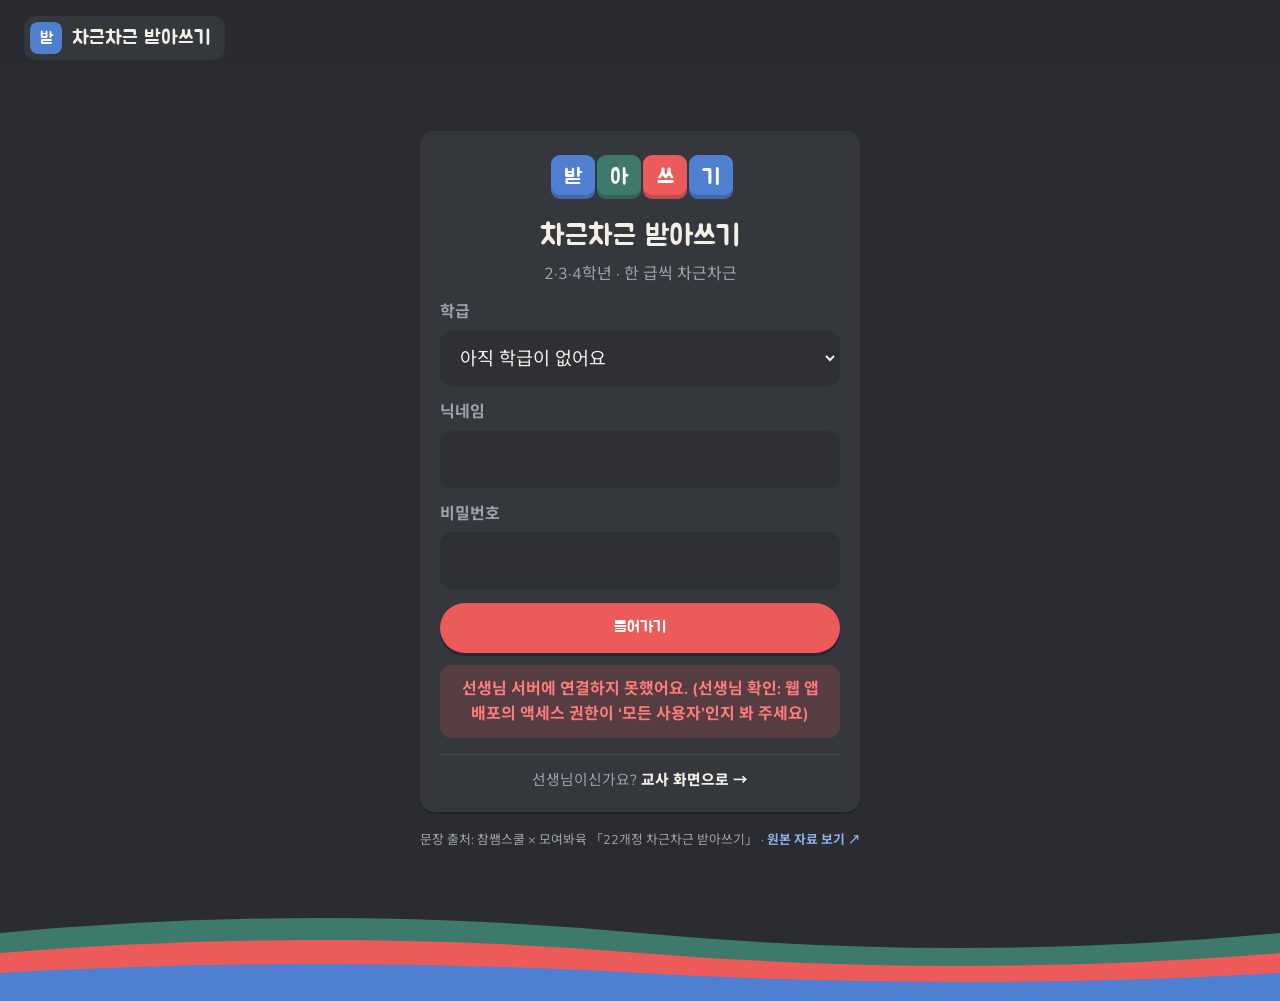
<file: index.html>
<!doctype html>
<html lang="ko">
<head>
<meta charset="utf-8">
<meta name="viewport" content="width=device-width, initial-scale=1, viewport-fit=cover">
<meta name="theme-color" content="#2a2c30">
<title>차근차근 받아쓰기</title>
<link rel="preconnect" href="https://fonts.googleapis.com">
<link rel="preconnect" href="https://fonts.gstatic.com" crossorigin>
<link href="https://fonts.googleapis.com/css2?family=Jua&family=Nunito:wght@600;700;800&family=Noto+Sans+KR:wght@400;700;800&display=swap" rel="stylesheet">
<script>document.write('<link rel="stylesheet" href="css/style.css?v=' + Date.now() + '">');</script>
</head>
<body>
<header class="topbar">
  <div class="brand" id="brand"><span class="seal">받</span><span class="txt">차근차근 받아쓰기</span></div>
  <div class="spacer"></div>
  <div class="me" id="me"></div>
</header>
<div class="waves" aria-hidden="true"><svg class="w1" viewBox="0 0 2400 120" preserveAspectRatio="none" aria-hidden="true"><path fill="#3d7a6b" d="M0 52 Q 300 22 600 52 T 1200 52 Q 1500 22 1800 52 T 2400 52 V120 H0 Z"/></svg><svg class="w2" viewBox="0 0 2400 120" preserveAspectRatio="none" aria-hidden="true"><path fill="#ec5a5a" d="M0 72 Q 300 46 600 72 T 1200 72 Q 1500 46 1800 72 T 2400 72 V120 H0 Z"/></svg><svg class="w3" viewBox="0 0 2400 120" preserveAspectRatio="none" aria-hidden="true"><path fill="#4e7fd1" d="M0 92 Q 300 74 600 92 T 1200 92 Q 1500 74 1800 92 T 2400 92 V120 H0 Z"/></svg></div>
<main id="main"><div class="spinner"></div></main>
<script>
  // 항상 최신 파일을 불러오도록 주소 뒤에 시각을 붙여요 (브라우저에 남은 예전 파일 방지)
  (function () { var v = Date.now(); ["config.js", "data/index.js", "js/data.js", "js/hangul.js", "js/api.js", "js/student.js"].forEach(function (f) { document.write('<script src="' + f + '?v=' + v + '"><\/script>'); }); })();
</script>
</body>
</html>
</file>
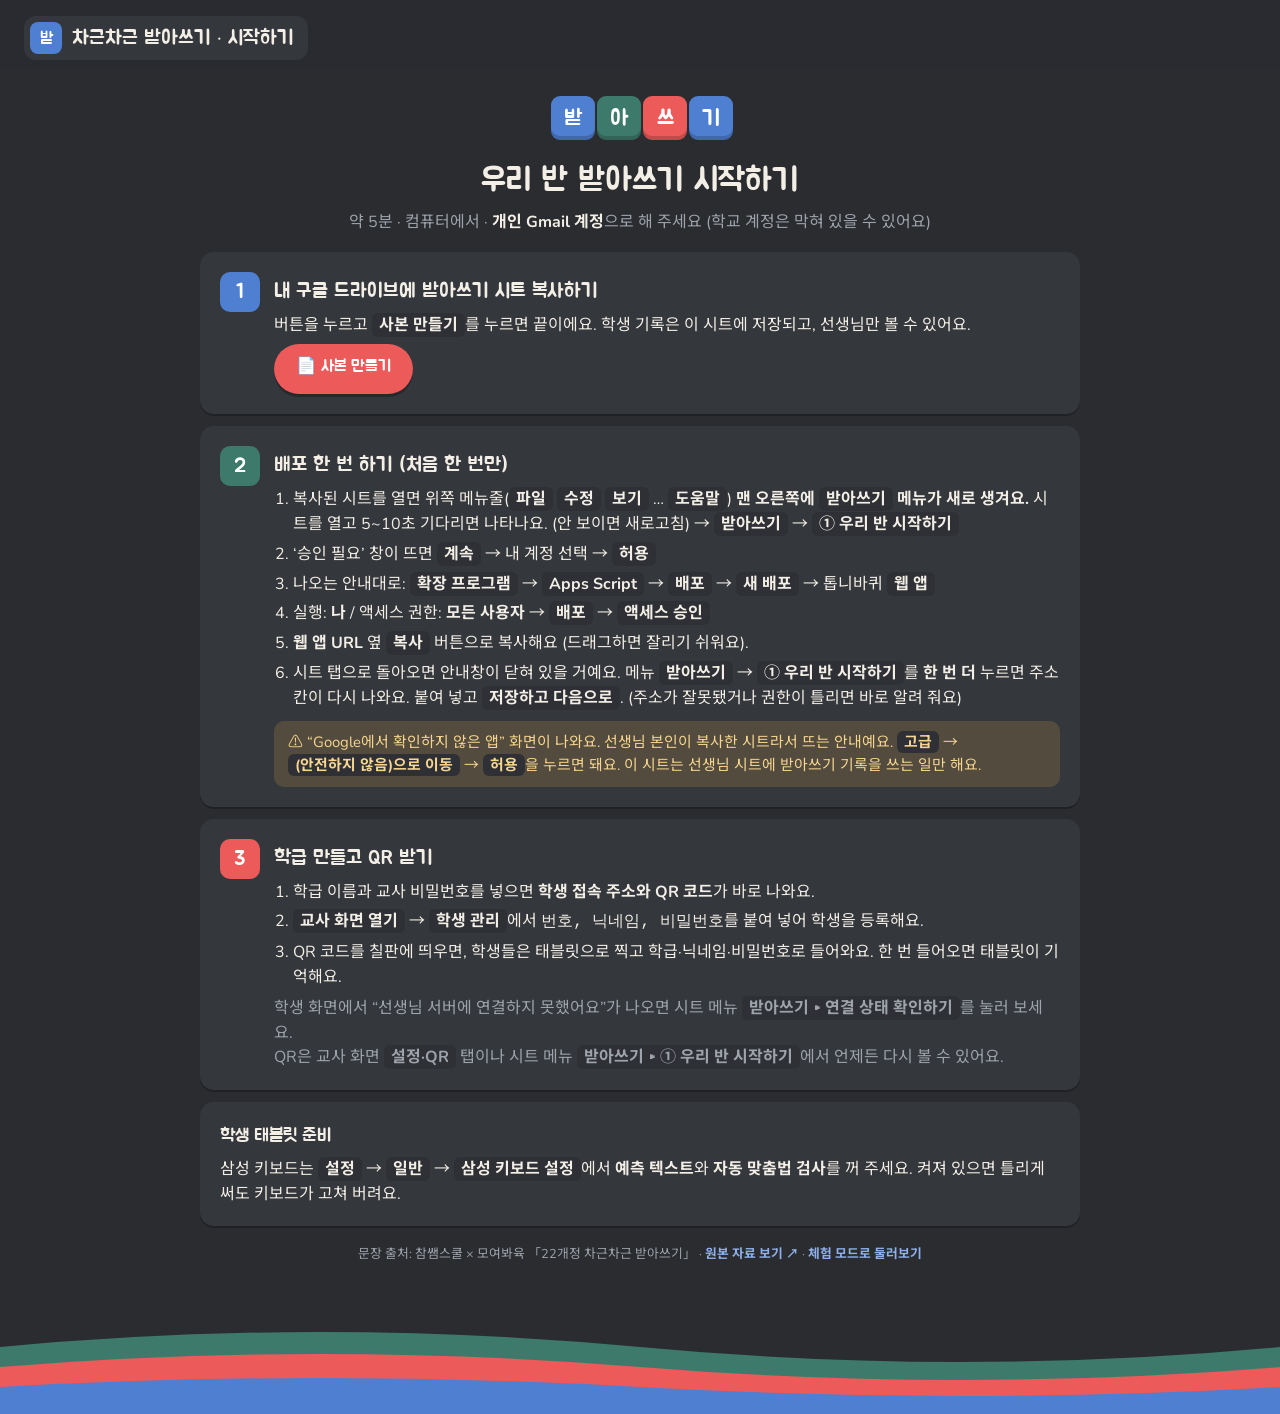
<file: start.html>
<!doctype html>
<html lang="ko">
<head>
<meta charset="utf-8">
<meta name="viewport" content="width=device-width, initial-scale=1">
<meta name="theme-color" content="#2a2c30">
<title>받아쓰기 시작하기</title>
<link rel="preconnect" href="https://fonts.googleapis.com">
<link rel="preconnect" href="https://fonts.gstatic.com" crossorigin>
<link href="https://fonts.googleapis.com/css2?family=Jua&family=Nunito:wght@600;700;800&family=Noto+Sans+KR:wght@400;700;800&display=swap" rel="stylesheet">
<script>document.write('<link rel="stylesheet" href="css/style.css?v=' + Date.now() + '">');</script>
<style>
  .stp{display:flex;gap:14px;align-items:flex-start}
  .stp .n{flex:none;width:40px;height:40px;border-radius:10px;display:grid;place-items:center;font-family:"Jua",sans-serif;font-size:1.3rem;color:#fff}
  .stp h2{margin:4px 0 6px;font-size:1.25rem}
  .stp ol{margin:6px 0;padding-left:1.2em} .stp li{margin:5px 0}
  .k{background:var(--cell);border-radius:6px;padding:1px 7px;font-weight:700;white-space:nowrap}
  .note{background:var(--warn-soft);color:#f6d58f;border-radius:10px;padding:10px 14px;margin-top:10px;font-size:.93rem}
  .bigbtn{display:inline-block;text-decoration:none;margin-top:6px}
</style>
</head>
<body>
<header class="topbar"><div class="brand"><span class="seal">받</span><span class="txt">차근차근 받아쓰기 · 시작하기</span></div></header>
<div class="waves" aria-hidden="true"><svg class="w1" viewBox="0 0 2400 120" preserveAspectRatio="none"><path fill="#3d7a6b" d="M0 52 Q 300 22 600 52 T 1200 52 Q 1500 22 1800 52 T 2400 52 V120 H0 Z"/></svg><svg class="w2" viewBox="0 0 2400 120" preserveAspectRatio="none"><path fill="#ec5a5a" d="M0 72 Q 300 46 600 72 T 1200 72 Q 1500 46 1800 72 T 2400 72 V120 H0 Z"/></svg><svg class="w3" viewBox="0 0 2400 120" preserveAspectRatio="none"><path fill="#4e7fd1" d="M0 92 Q 300 74 600 92 T 1200 92 Q 1500 74 1800 92 T 2400 92 V120 H0 Z"/></svg></div>
<main>
  <div class="stage">
    <div class="logo-tiles" style="grid-template-columns:repeat(4,40px);margin-top:10px"><i style="background:var(--blue)">받</i><i style="background:var(--green)">아</i><i style="background:var(--red)">쓰</i><i style="background:var(--blue)">기</i></div>
    <h1 style="text-align:center;margin:0">우리 반 받아쓰기 시작하기</h1>
    <p class="muted" style="text-align:center;margin:4px 0 18px">약 5분 · 컴퓨터에서 · <b style="color:var(--ink)">개인 Gmail 계정</b>으로 해 주세요 (학교 계정은 막혀 있을 수 있어요)</p>

    <div class="card stp">
      <span class="n" style="background:var(--blue)">1</span>
      <div style="flex:1">
        <h2>내 구글 드라이브에 받아쓰기 시트 복사하기</h2>
        <p style="margin:0">버튼을 누르고 <span class="k">사본 만들기</span>를 누르면 끝이에요. 학생 기록은 이 시트에 저장되고, 선생님만 볼 수 있어요.</p>
        <a class="btn bigbtn" id="copyBtn" href="#" target="_blank" rel="noopener">📄 사본 만들기</a>
        <div id="noTpl" class="note hidden">아직 원본 시트 주소가 등록되지 않았어요. 앱을 나눠 준 선생님께 알려 주세요.</div>
      </div>
    </div>

    <div class="card stp" style="margin-top:12px">
      <span class="n" style="background:var(--green)">2</span>
      <div style="flex:1">
        <h2>배포 한 번 하기 (처음 한 번만)</h2>
        <ol>
          <li>복사된 시트를 열면 위쪽 메뉴줄(<span class="k">파일</span> <span class="k">수정</span> <span class="k">보기</span> … <span class="k">도움말</span>) <b>맨 오른쪽에 <span class="k">받아쓰기</span> 메뉴가 새로 생겨요.</b> 시트를 열고 5~10초 기다리면 나타나요. (안 보이면 새로고침) → <span class="k">받아쓰기</span> → <span class="k">① 우리 반 시작하기</span></li>
          <li>‘승인 필요’ 창이 뜨면 <span class="k">계속</span> → 내 계정 선택 → <span class="k">허용</span></li>
          <li>나오는 안내대로: <span class="k">확장 프로그램</span> → <span class="k">Apps Script</span> → <span class="k">배포</span> → <span class="k">새 배포</span> → 톱니바퀴 <span class="k">웹 앱</span></li>
          <li>실행: <b>나</b> / 액세스 권한: <b>모든 사용자</b> → <span class="k">배포</span> → <span class="k">액세스 승인</span></li>
          <li><b>웹 앱 URL</b> 옆 <span class="k">복사</span> 버튼으로 복사해요 (드래그하면 잘리기 쉬워요).</li>
          <li>시트 탭으로 돌아오면 안내창이 닫혀 있을 거예요. 메뉴 <span class="k">받아쓰기</span> → <span class="k">① 우리 반 시작하기</span>를 <b>한 번 더</b> 누르면 주소 칸이 다시 나와요. 붙여 넣고 <span class="k">저장하고 다음으로</span>. (주소가 잘못됐거나 권한이 틀리면 바로 알려 줘요)</li>
        </ol>
        <div class="note">⚠️ “Google에서 확인하지 않은 앱” 화면이 나와요. 선생님 본인이 복사한 시트라서 뜨는 안내예요. <span class="k">고급</span> → <span class="k">(안전하지 않음)으로 이동</span> → <span class="k">허용</span>을 누르면 돼요. 이 시트는 선생님 시트에 받아쓰기 기록을 쓰는 일만 해요.</div>
      </div>
    </div>

    <div class="card stp" style="margin-top:12px">
      <span class="n" style="background:var(--red)">3</span>
      <div style="flex:1">
        <h2>학급 만들고 QR 받기</h2>
        <ol>
          <li>학급 이름과 교사 비밀번호를 넣으면 <b>학생 접속 주소와 QR 코드</b>가 바로 나와요.</li>
          <li><span class="k">교사 화면 열기</span> → <span class="k">학생 관리</span>에서 <code>번호, 닉네임, 비밀번호</code>를 붙여 넣어 학생을 등록해요.</li>
          <li>QR 코드를 칠판에 띄우면, 학생들은 태블릿으로 찍고 학급·닉네임·비밀번호로 들어와요. 한 번 들어오면 태블릿이 기억해요.</li>
        </ol>
        <p class="muted" style="margin:6px 0 0">학생 화면에서 “선생님 서버에 연결하지 못했어요”가 나오면 시트 메뉴 <span class="k">받아쓰기 ▸ 연결 상태 확인하기</span>를 눌러 보세요.<br>QR은 교사 화면 <span class="k">설정·QR</span> 탭이나 시트 메뉴 <span class="k">받아쓰기 ▸ ① 우리 반 시작하기</span>에서 언제든 다시 볼 수 있어요.</p>
      </div>
    </div>

    <div class="card" style="margin-top:12px">
      <h2 style="margin:0 0 6px;font-size:1.15rem">학생 태블릿 준비</h2>
      <p style="margin:0">삼성 키보드는 <span class="k">설정</span> → <span class="k">일반</span> → <span class="k">삼성 키보드 설정</span>에서 <b>예측 텍스트</b>와 <b>자동 맞춤법 검사</b>를 꺼 주세요. 켜져 있으면 틀리게 써도 키보드가 고쳐 버려요.</p>
    </div>
    <div class="credit">문장 출처: 참쌤스쿨 × 모여봐육 「22개정 차근차근 받아쓰기」 · <a href="https://chamssaem.com/516657" target="_blank" rel="noopener">원본 자료 보기 ↗</a> · <a href="./?demo">체험 모드로 둘러보기</a></div>
  </div>
</main>
<script>document.write('<script src="config.js?v=' + Date.now() + '"><\/script>');</script>
<script>
  (function () {
    var url = '';
    try { url = (typeof TEMPLATE_URL === 'string') ? TEMPLATE_URL.trim() : ''; } catch (e) {}
    var b = document.getElementById('copyBtn');
    if (/^https:\/\/docs\.google\.com\/spreadsheets\/d\/[\w-]+\/copy/.test(url)) b.href = url;
    else { b.classList.add('hidden'); document.getElementById('noTpl').classList.remove('hidden'); }
  })();
</script>
</body>
</html>
</file>
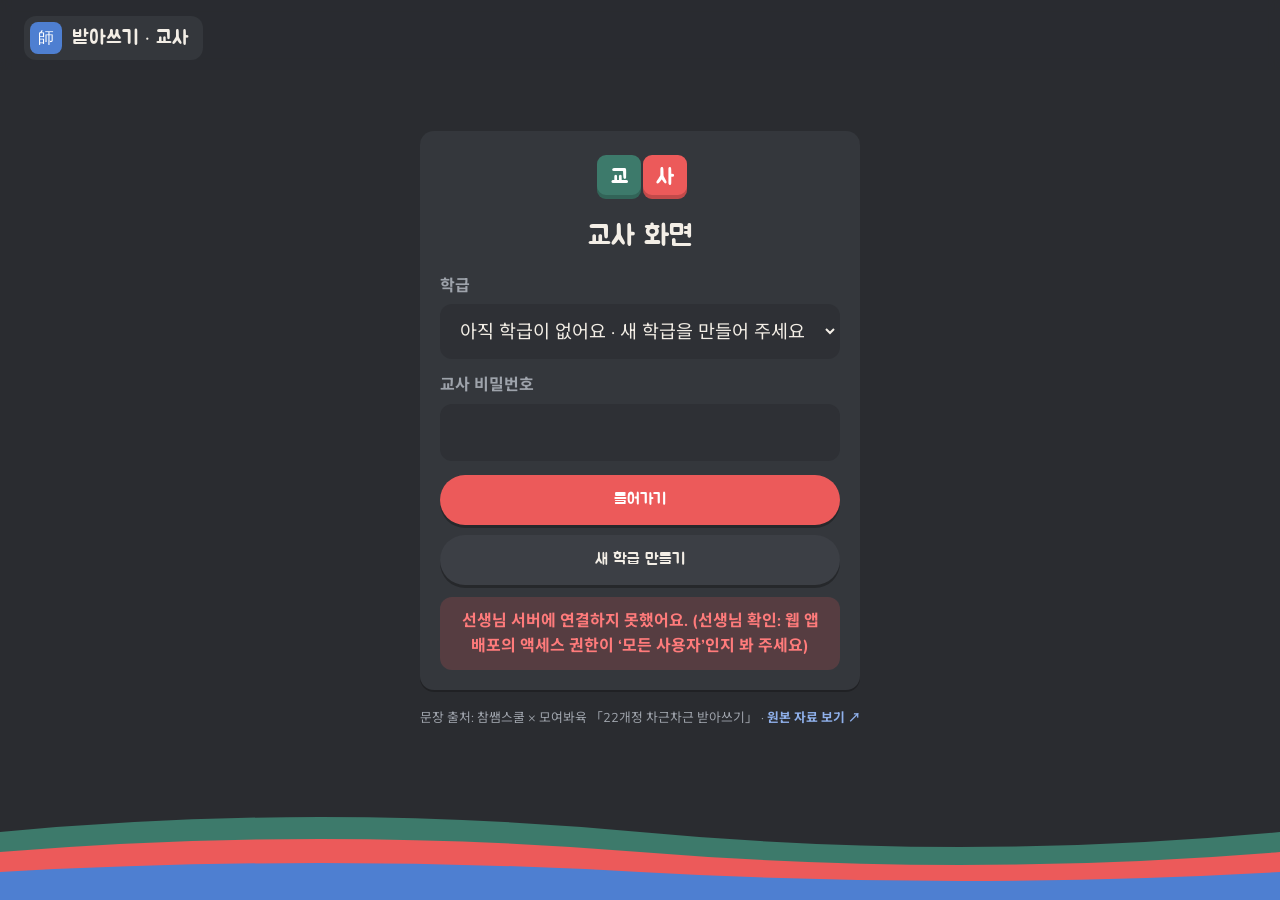
<file: teacher.html>
<!doctype html>
<html lang="ko">
<head>
<meta charset="utf-8">
<meta name="viewport" content="width=device-width, initial-scale=1, viewport-fit=cover">
<meta name="theme-color" content="#2a2c30">
<title>받아쓰기 교사 화면</title>
<link rel="preconnect" href="https://fonts.googleapis.com">
<link rel="preconnect" href="https://fonts.gstatic.com" crossorigin>
<link href="https://fonts.googleapis.com/css2?family=Jua&family=Nunito:wght@600;700;800&family=Noto+Sans+KR:wght@400;700;800&display=swap" rel="stylesheet">
<script>document.write('<link rel="stylesheet" href="css/style.css?v=' + Date.now() + '">');</script>
</head>
<body>
<header class="topbar">
  <div class="brand" id="brand"><span class="seal">師</span><span class="txt">받아쓰기 · 교사</span></div>
  <div class="spacer"></div>
  <div class="me" id="me"></div>
</header>
<div class="waves" aria-hidden="true"><svg class="w1" viewBox="0 0 2400 120" preserveAspectRatio="none" aria-hidden="true"><path fill="#3d7a6b" d="M0 52 Q 300 22 600 52 T 1200 52 Q 1500 22 1800 52 T 2400 52 V120 H0 Z"/></svg><svg class="w2" viewBox="0 0 2400 120" preserveAspectRatio="none" aria-hidden="true"><path fill="#ec5a5a" d="M0 72 Q 300 46 600 72 T 1200 72 Q 1500 46 1800 72 T 2400 72 V120 H0 Z"/></svg><svg class="w3" viewBox="0 0 2400 120" preserveAspectRatio="none" aria-hidden="true"><path fill="#4e7fd1" d="M0 92 Q 300 74 600 92 T 1200 92 Q 1500 74 1800 92 T 2400 92 V120 H0 Z"/></svg></div>
<main id="main"><div class="spinner"></div></main>
<script>
  // 항상 최신 파일을 불러오도록 주소 뒤에 시각을 붙여요 (브라우저에 남은 예전 파일 방지)
  (function () { var v = Date.now(); ["config.js", "data/index.js", "js/data.js", "js/hangul.js", "js/api.js", "js/teacher.js"].forEach(function (f) { document.write('<script src="' + f + '?v=' + v + '"><\/script>'); }); })();
</script>
</body>
</html>
</file>
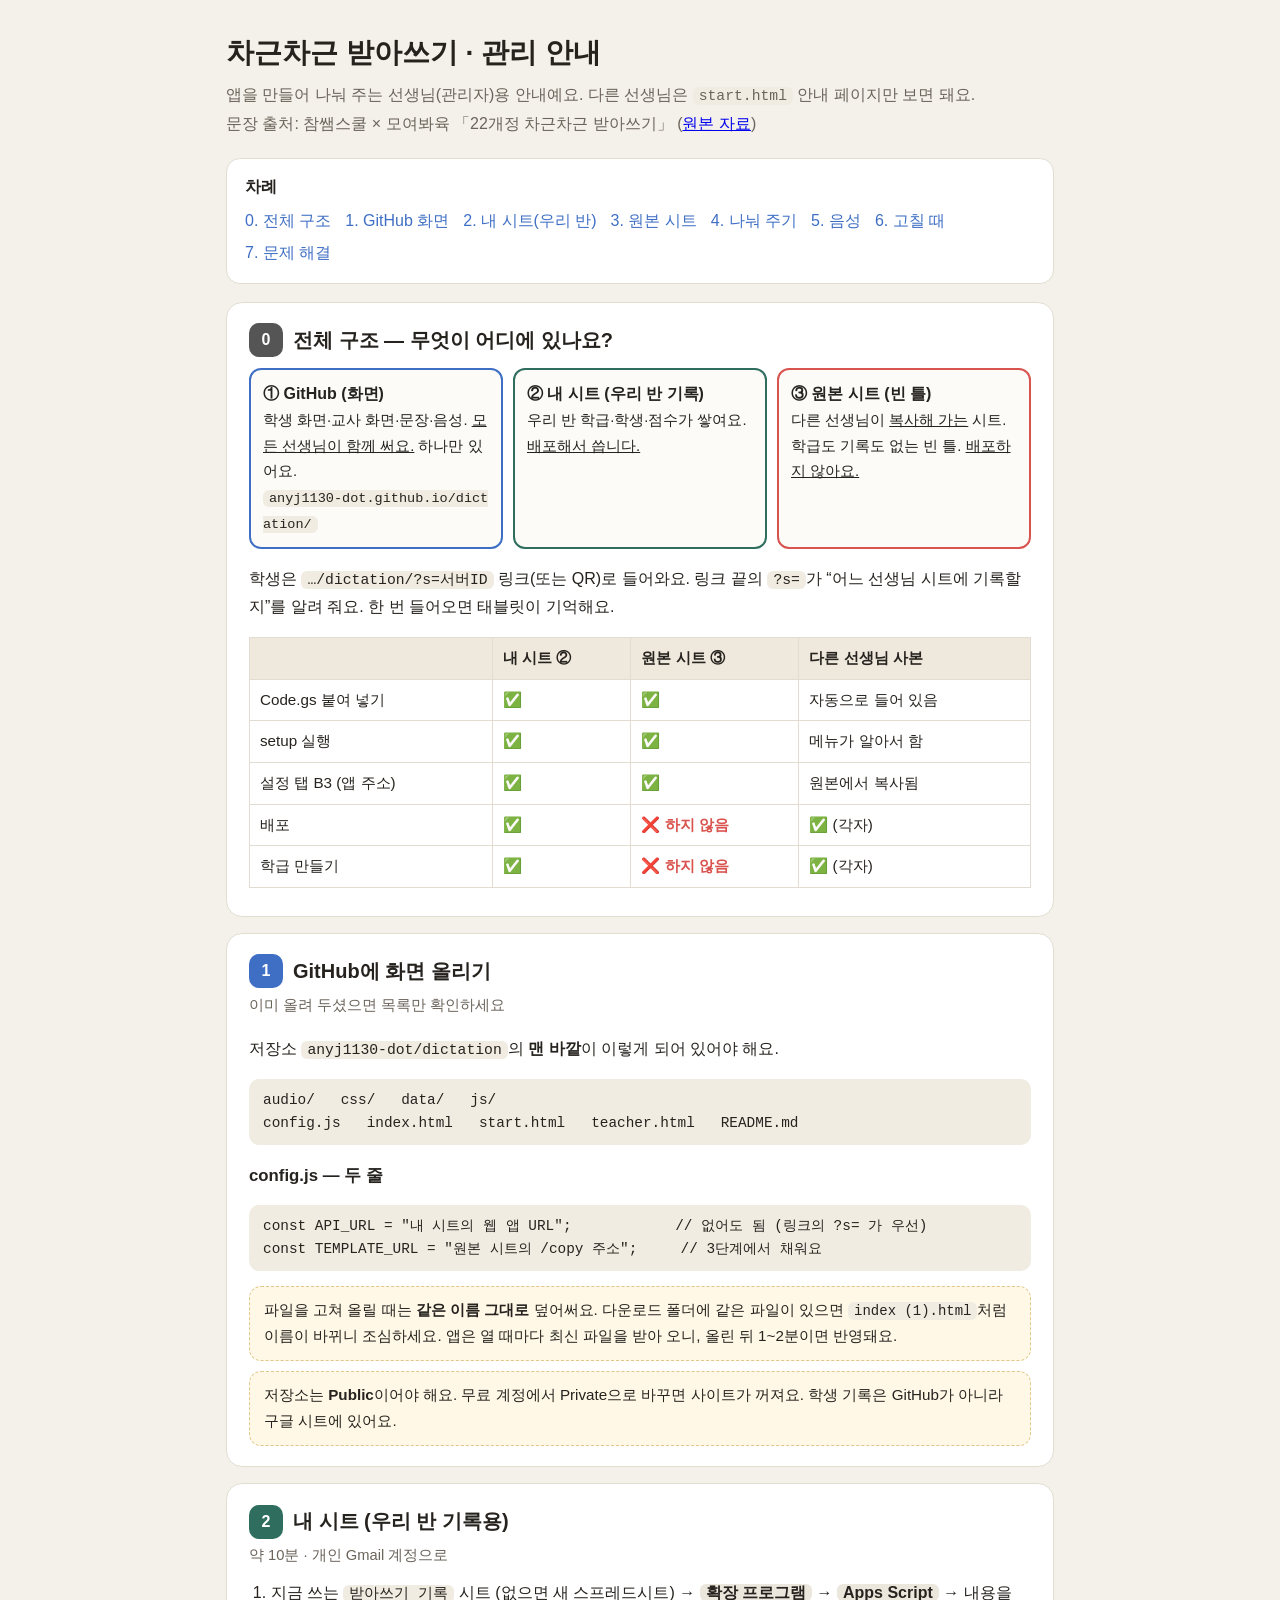
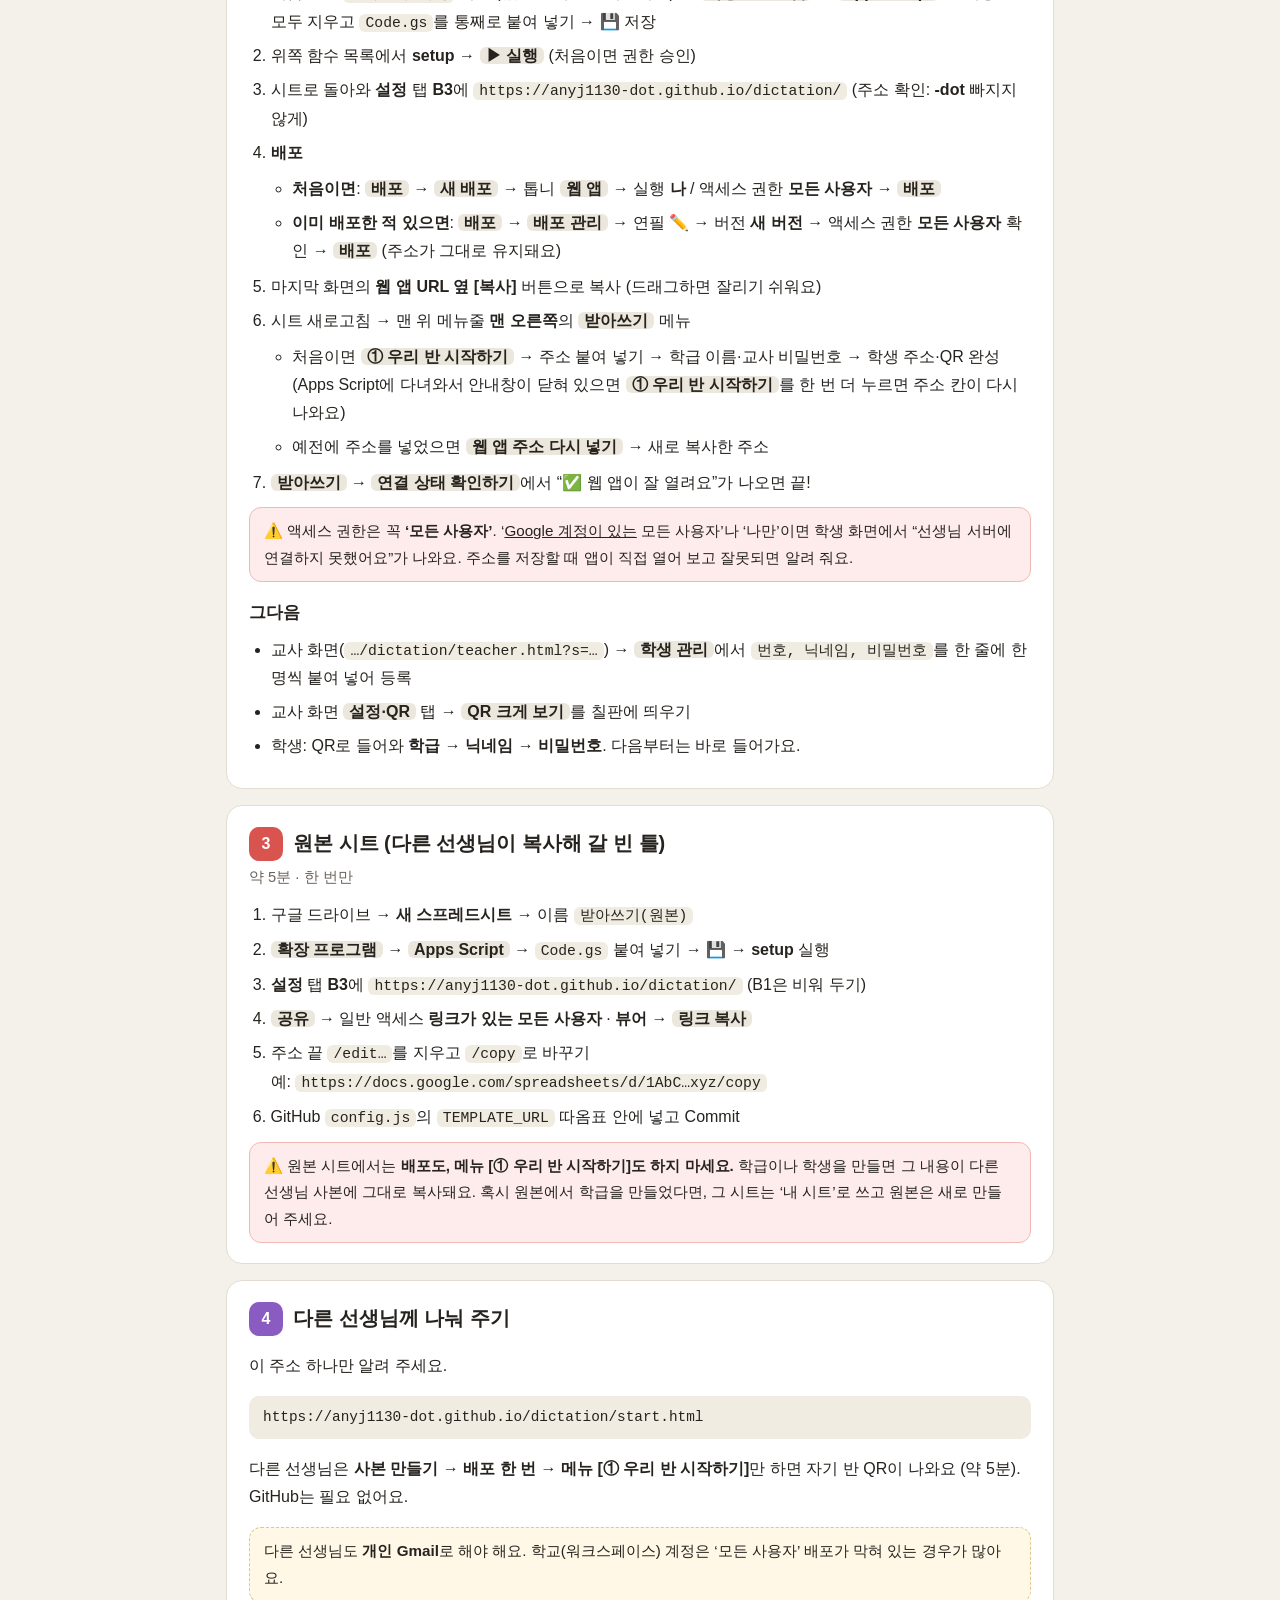
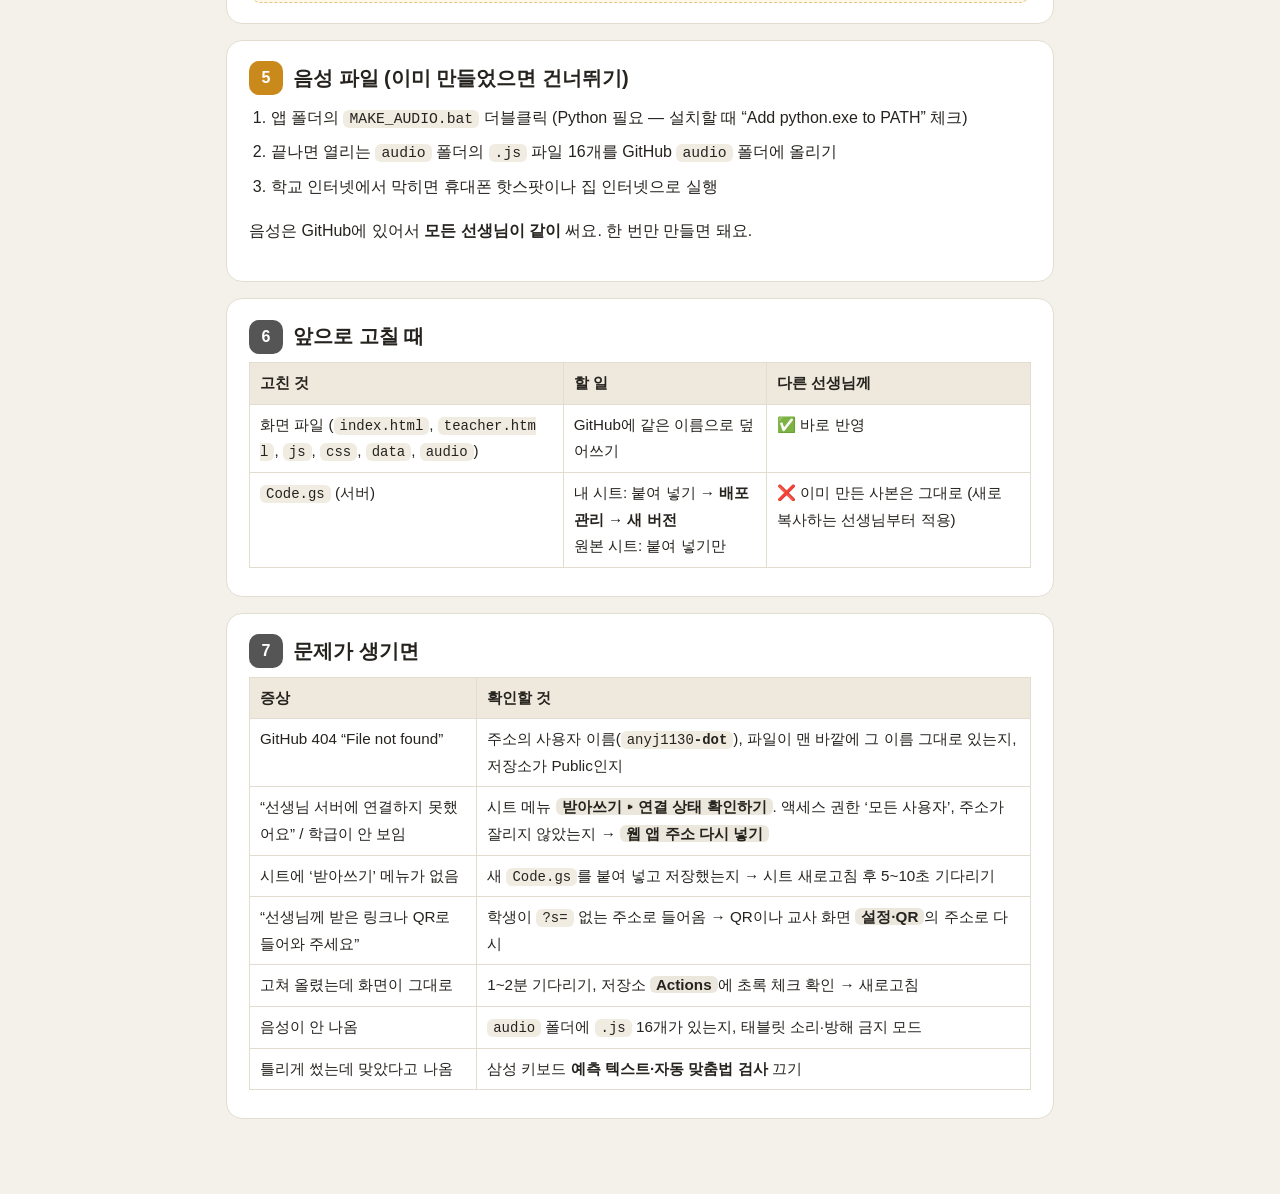
<file: 설치안내.html>
<!doctype html>
<html lang="ko">
<head>
<meta charset="utf-8">
<meta name="viewport" content="width=device-width, initial-scale=1">
<title>받아쓰기 앱 관리 안내</title>
<style>
  :root{--bg:#f4f1ea;--card:#fff;--ink:#26231f;--muted:#6b645b;--line:#e3ddd1;--red:#d9534f;--blue:#3f6fc4;--green:#2f6e5f;--tip:#fff8e6;--warn:#fdeceb}
  *{box-sizing:border-box}
  body{margin:0;background:var(--bg);color:var(--ink);font-family:"Noto Sans KR","Apple SD Gothic Neo","Malgun Gothic",sans-serif;line-height:1.75;font-size:16px}
  main{max-width:860px;margin:0 auto;padding:28px 16px 70px}
  h1{font-size:1.75rem;margin:0 0 4px}
  .sub{color:var(--muted);margin:0 0 20px}
  nav{background:var(--card);border:1px solid var(--line);border-radius:14px;padding:14px 18px;margin-bottom:18px}
  nav b{display:block;margin-bottom:4px}
  nav a{color:var(--blue);text-decoration:none;display:inline-block;margin:2px 14px 2px 0}
  section{background:var(--card);border:1px solid var(--line);border-radius:16px;padding:20px 22px;margin-bottom:16px;scroll-margin-top:12px}
  h2{font-size:1.25rem;margin:0 0 4px;display:flex;gap:10px;align-items:center}
  h3{font-size:1.05rem;margin:16px 0 4px}
  .step{display:inline-grid;place-items:center;min-width:34px;height:34px;border-radius:10px;color:#fff;font-size:1rem;padding:0 8px}
  .s0{background:#555}.s1{background:var(--blue)}.s2{background:var(--green)}.s3{background:var(--red)}.s4{background:#8a5cc2}.s5{background:#c98a1b}
  .time{color:var(--muted);font-size:.92rem;margin:0 0 10px}
  ol,ul{padding-left:1.35em;margin:8px 0} li{margin:6px 0}
  b.ui{background:#ece7dd;border-radius:6px;padding:0 6px;font-weight:600;white-space:nowrap}
  code{background:#f1ece2;padding:1px 6px;border-radius:6px;word-break:break-all;font-size:.92em}
  pre{background:#f1ece2;border-radius:10px;padding:10px 14px;overflow-x:auto;font-size:.9rem;line-height:1.6}
  .tip{background:var(--tip);border:1px dashed #e0c68a;border-radius:12px;padding:10px 14px;margin-top:10px;font-size:.95rem}
  .warn{background:var(--warn);border:1px solid #f1b9b5;border-radius:12px;padding:10px 14px;margin-top:10px;font-size:.95rem}
  table{border-collapse:collapse;width:100%;font-size:.95rem;margin:8px 0} td,th{border:1px solid var(--line);padding:7px 10px;text-align:left;vertical-align:top} th{background:#efe9dd}
  .map{display:grid;grid-template-columns:repeat(3,1fr);gap:10px;margin:10px 0}
  .box{border:2px solid var(--line);border-radius:12px;padding:10px 12px;font-size:.92rem;background:#fcfbf8}
  .box b{display:block;font-size:1rem}
  .box.b1{border-color:var(--blue)} .box.b2{border-color:var(--green)} .box.b3{border-color:var(--red)}
  @media (max-width:640px){.map{grid-template-columns:1fr}}
</style>
</head>
<body>
<main>
<h1>차근차근 받아쓰기 · 관리 안내</h1>
<p class="sub">앱을 만들어 나눠 주는 선생님(관리자)용 안내예요. 다른 선생님은 <code>start.html</code> 안내 페이지만 보면 돼요.<br>
문장 출처: 참쌤스쿨 × 모여봐육 「22개정 차근차근 받아쓰기」 (<a href="https://chamssaem.com/516657">원본 자료</a>)</p>

<nav><b>차례</b>
  <a href="#map">0. 전체 구조</a><a href="#github">1. GitHub 화면</a><a href="#mine">2. 내 시트(우리 반)</a><a href="#tpl">3. 원본 시트</a><a href="#share">4. 나눠 주기</a><a href="#audio">5. 음성</a><a href="#update">6. 고칠 때</a><a href="#trouble">7. 문제 해결</a>
</nav>

<section id="map">
  <h2><span class="step s0">0</span>전체 구조 — 무엇이 어디에 있나요?</h2>
  <div class="map">
    <div class="box b1"><b>① GitHub (화면)</b>학생 화면·교사 화면·문장·음성. <u>모든 선생님이 함께 써요.</u> 하나만 있어요.<br><code>anyj1130-dot.github.io/dictation/</code></div>
    <div class="box b2"><b>② 내 시트 (우리 반 기록)</b>우리 반 학급·학생·점수가 쌓여요. <u>배포해서 씁니다.</u></div>
    <div class="box b3"><b>③ 원본 시트 (빈 틀)</b>다른 선생님이 <u>복사해 가는</u> 시트. 학급도 기록도 없는 빈 틀. <u>배포하지 않아요.</u></div>
  </div>
  <p>학생은 <code>…/dictation/?s=서버ID</code> 링크(또는 QR)로 들어와요. 링크 끝의 <code>?s=</code>가 “어느 선생님 시트에 기록할지”를 알려 줘요. 한 번 들어오면 태블릿이 기억해요.</p>
  <table>
    <tr><th></th><th>내 시트 ②</th><th>원본 시트 ③</th><th>다른 선생님 사본</th></tr>
    <tr><td>Code.gs 붙여 넣기</td><td>✅</td><td>✅</td><td>자동으로 들어 있음</td></tr>
    <tr><td>setup 실행</td><td>✅</td><td>✅</td><td>메뉴가 알아서 함</td></tr>
    <tr><td>설정 탭 B3 (앱 주소)</td><td>✅</td><td>✅</td><td>원본에서 복사됨</td></tr>
    <tr><td>배포</td><td>✅</td><td><b style="color:var(--red)">❌ 하지 않음</b></td><td>✅ (각자)</td></tr>
    <tr><td>학급 만들기</td><td>✅</td><td><b style="color:var(--red)">❌ 하지 않음</b></td><td>✅ (각자)</td></tr>
  </table>
</section>

<section id="github">
  <h2><span class="step s1">1</span>GitHub에 화면 올리기</h2>
  <p class="time">이미 올려 두셨으면 목록만 확인하세요</p>
  <p>저장소 <code>anyj1130-dot/dictation</code>의 <b>맨 바깥</b>이 이렇게 되어 있어야 해요.</p>
<pre>audio/   css/   data/   js/
config.js   index.html   start.html   teacher.html   README.md</pre>
  <h3>config.js — 두 줄</h3>
<pre>const API_URL = "내 시트의 웹 앱 URL";            // 없어도 됨 (링크의 ?s= 가 우선)
const TEMPLATE_URL = "원본 시트의 /copy 주소";     // 3단계에서 채워요</pre>
  <div class="tip">파일을 고쳐 올릴 때는 <b>같은 이름 그대로</b> 덮어써요. 다운로드 폴더에 같은 파일이 있으면 <code>index (1).html</code>처럼 이름이 바뀌니 조심하세요. 앱은 열 때마다 최신 파일을 받아 오니, 올린 뒤 1~2분이면 반영돼요.</div>
  <div class="tip">저장소는 <b>Public</b>이어야 해요. 무료 계정에서 Private으로 바꾸면 사이트가 꺼져요. 학생 기록은 GitHub가 아니라 구글 시트에 있어요.</div>
</section>

<section id="mine">
  <h2><span class="step s2">2</span>내 시트 (우리 반 기록용)</h2>
  <p class="time">약 10분 · 개인 Gmail 계정으로</p>
  <ol>
    <li>지금 쓰는 <code>받아쓰기 기록</code> 시트 (없으면 새 스프레드시트) → <b class="ui">확장 프로그램</b> → <b class="ui">Apps Script</b> → 내용을 모두 지우고 <code>Code.gs</code>를 통째로 붙여 넣기 → 💾 저장</li>
    <li>위쪽 함수 목록에서 <b>setup</b> → <b class="ui">▶ 실행</b> (처음이면 권한 승인)</li>
    <li>시트로 돌아와 <b>설정</b> 탭 <b>B3</b>에 <code>https://anyj1130-dot.github.io/dictation/</code> (주소 확인: <b>-dot</b> 빠지지 않게)</li>
    <li><b>배포</b>
      <ul>
        <li><b>처음이면</b>: <b class="ui">배포</b> → <b class="ui">새 배포</b> → 톱니 <b class="ui">웹 앱</b> → 실행 <b>나</b> / 액세스 권한 <b>모든 사용자</b> → <b class="ui">배포</b></li>
        <li><b>이미 배포한 적 있으면</b>: <b class="ui">배포</b> → <b class="ui">배포 관리</b> → 연필 ✏️ → 버전 <b>새 버전</b> → 액세스 권한 <b>모든 사용자</b> 확인 → <b class="ui">배포</b> (주소가 그대로 유지돼요)</li>
      </ul>
    </li>
    <li>마지막 화면의 <b>웹 앱 URL 옆 [복사]</b> 버튼으로 복사 (드래그하면 잘리기 쉬워요)</li>
    <li>시트 새로고침 → 맨 위 메뉴줄 <b>맨 오른쪽</b>의 <b class="ui">받아쓰기</b> 메뉴
      <ul>
        <li>처음이면 <b class="ui">① 우리 반 시작하기</b> → 주소 붙여 넣기 → 학급 이름·교사 비밀번호 → 학생 주소·QR 완성 (Apps Script에 다녀와서 안내창이 닫혀 있으면 <b class="ui">① 우리 반 시작하기</b>를 한 번 더 누르면 주소 칸이 다시 나와요)</li>
        <li>예전에 주소를 넣었으면 <b class="ui">웹 앱 주소 다시 넣기</b> → 새로 복사한 주소</li>
      </ul>
    </li>
    <li><b class="ui">받아쓰기</b> → <b class="ui">연결 상태 확인하기</b>에서 “✅ 웹 앱이 잘 열려요”가 나오면 끝!</li>
  </ol>
  <div class="warn">⚠️ 액세스 권한은 꼭 <b>‘모든 사용자’</b>. ‘<u>Google 계정이 있는</u> 모든 사용자’나 ‘나만’이면 학생 화면에서 “선생님 서버에 연결하지 못했어요”가 나와요. 주소를 저장할 때 앱이 직접 열어 보고 잘못되면 알려 줘요.</div>
  <h3>그다음</h3>
  <ul>
    <li>교사 화면(<code>…/dictation/teacher.html?s=…</code>) → <b class="ui">학생 관리</b>에서 <code>번호, 닉네임, 비밀번호</code>를 한 줄에 한 명씩 붙여 넣어 등록</li>
    <li>교사 화면 <b class="ui">설정·QR</b> 탭 → <b class="ui">QR 크게 보기</b>를 칠판에 띄우기</li>
    <li>학생: QR로 들어와 <b>학급 → 닉네임 → 비밀번호</b>. 다음부터는 바로 들어가요.</li>
  </ul>
</section>

<section id="tpl">
  <h2><span class="step s3">3</span>원본 시트 (다른 선생님이 복사해 갈 빈 틀)</h2>
  <p class="time">약 5분 · 한 번만</p>
  <ol>
    <li>구글 드라이브 → <b>새 스프레드시트</b> → 이름 <code>받아쓰기(원본)</code></li>
    <li><b class="ui">확장 프로그램</b> → <b class="ui">Apps Script</b> → <code>Code.gs</code> 붙여 넣기 → 💾 → <b>setup</b> 실행</li>
    <li><b>설정</b> 탭 <b>B3</b>에 <code>https://anyj1130-dot.github.io/dictation/</code> (B1은 비워 두기)</li>
    <li><b class="ui">공유</b> → 일반 액세스 <b>링크가 있는 모든 사용자</b> · <b>뷰어</b> → <b class="ui">링크 복사</b></li>
    <li>주소 끝 <code>/edit…</code>를 지우고 <code>/copy</code>로 바꾸기
      <br>예: <code>https://docs.google.com/spreadsheets/d/1AbC…xyz/copy</code></li>
    <li>GitHub <code>config.js</code>의 <code>TEMPLATE_URL</code> 따옴표 안에 넣고 Commit</li>
  </ol>
  <div class="warn">⚠️ 원본 시트에서는 <b>배포도, 메뉴 [① 우리 반 시작하기]도 하지 마세요.</b> 학급이나 학생을 만들면 그 내용이 다른 선생님 사본에 그대로 복사돼요. 혹시 원본에서 학급을 만들었다면, 그 시트는 ‘내 시트’로 쓰고 원본은 새로 만들어 주세요.</div>
</section>

<section id="share">
  <h2><span class="step s4">4</span>다른 선생님께 나눠 주기</h2>
  <p>이 주소 하나만 알려 주세요.</p>
<pre>https://anyj1130-dot.github.io/dictation/start.html</pre>
  <p>다른 선생님은 <b>사본 만들기 → 배포 한 번 → 메뉴 [① 우리 반 시작하기]</b>만 하면 자기 반 QR이 나와요 (약 5분). GitHub는 필요 없어요.</p>
  <div class="tip">다른 선생님도 <b>개인 Gmail</b>로 해야 해요. 학교(워크스페이스) 계정은 ‘모든 사용자’ 배포가 막혀 있는 경우가 많아요.</div>
</section>

<section id="audio">
  <h2><span class="step s5">5</span>음성 파일 (이미 만들었으면 건너뛰기)</h2>
  <ol>
    <li>앱 폴더의 <code>MAKE_AUDIO.bat</code> 더블클릭 (Python 필요 — 설치할 때 “Add python.exe to PATH” 체크)</li>
    <li>끝나면 열리는 <code>audio</code> 폴더의 <code>.js</code> 파일 16개를 GitHub <code>audio</code> 폴더에 올리기</li>
    <li>학교 인터넷에서 막히면 휴대폰 핫스팟이나 집 인터넷으로 실행</li>
  </ol>
  <p>음성은 GitHub에 있어서 <b>모든 선생님이 같이</b> 써요. 한 번만 만들면 돼요.</p>
</section>

<section id="update">
  <h2><span class="step s0">6</span>앞으로 고칠 때</h2>
  <table>
    <tr><th>고친 것</th><th>할 일</th><th>다른 선생님께</th></tr>
    <tr><td>화면 파일 (<code>index.html</code>, <code>teacher.html</code>, <code>js</code>, <code>css</code>, <code>data</code>, <code>audio</code>)</td><td>GitHub에 같은 이름으로 덮어쓰기</td><td>✅ 바로 반영</td></tr>
    <tr><td><code>Code.gs</code> (서버)</td><td>내 시트: 붙여 넣기 → <b>배포 관리 → 새 버전</b><br>원본 시트: 붙여 넣기만</td><td>❌ 이미 만든 사본은 그대로 (새로 복사하는 선생님부터 적용)</td></tr>
  </table>
</section>

<section id="trouble">
  <h2><span class="step s0">7</span>문제가 생기면</h2>
  <table>
    <tr><th>증상</th><th>확인할 것</th></tr>
    <tr><td>GitHub 404 “File not found”</td><td>주소의 사용자 이름(<code>anyj1130<b>-dot</b></code>), 파일이 맨 바깥에 그 이름 그대로 있는지, 저장소가 Public인지</td></tr>
    <tr><td>“선생님 서버에 연결하지 못했어요” / 학급이 안 보임</td><td>시트 메뉴 <b class="ui">받아쓰기 ▸ 연결 상태 확인하기</b>. 액세스 권한 ‘모든 사용자’, 주소가 잘리지 않았는지 → <b class="ui">웹 앱 주소 다시 넣기</b></td></tr>
    <tr><td>시트에 ‘받아쓰기’ 메뉴가 없음</td><td>새 <code>Code.gs</code>를 붙여 넣고 저장했는지 → 시트 새로고침 후 5~10초 기다리기</td></tr>
    <tr><td>“선생님께 받은 링크나 QR로 들어와 주세요”</td><td>학생이 <code>?s=</code> 없는 주소로 들어옴 → QR이나 교사 화면 <b class="ui">설정·QR</b>의 주소로 다시</td></tr>
    <tr><td>고쳐 올렸는데 화면이 그대로</td><td>1~2분 기다리기, 저장소 <b class="ui">Actions</b>에 초록 체크 확인 → 새로고침</td></tr>
    <tr><td>음성이 안 나옴</td><td><code>audio</code> 폴더에 <code>.js</code> 16개가 있는지, 태블릿 소리·방해 금지 모드</td></tr>
    <tr><td>틀리게 썼는데 맞았다고 나옴</td><td>삼성 키보드 <b>예측 텍스트·자동 맞춤법 검사</b> 끄기</td></tr>
  </table>
</section>
</main>
</body>
</html>
</file>
<file: css/style.css>
/* 차근차근 받아쓰기 — 어두운 퍼즐판 + 빨강·초록·파랑 타일 */
:root{
  --bg:#2a2c30; --bg2:#232428; --card:#34373c; --card2:#3c3f45; --cell:#2e3035; --cell-line:#44474e;
  --ink:#f3eee6; --muted:#9ea3ab; --line:#464950;
  --red:#ec5a5a; --green:#3d7a6b; --blue:#4e7fd1; --yellow:#f0b84c; --purple:#9a7fe0; --teal:#3fa6a0; --gray:#8b9098;
  --seal:var(--red); --seal-ink:#fff; --indigo:var(--blue); --indigo-soft:rgba(78,127,209,.18);
  --ok:#5fc39a; --ok-soft:rgba(61,122,107,.35); --bad:#ff7b7b; --bad-soft:rgba(236,90,90,.18); --warn:#f0b84c; --warn-soft:rgba(240,184,76,.16);
  --paper2:#2e3035;
  --t-sound:var(--red); --t-batchim:var(--blue); --t-vowel:var(--purple); --t-space:#57b08f; --t-punct:var(--gray); --t-word:var(--yellow); --t-change:var(--teal);
  --radius:14px;
  --shadow:0 2px 0 rgba(0,0,0,.25);
}
*{box-sizing:border-box;-webkit-tap-highlight-color:transparent}
html{background:var(--bg2)}
body{margin:0;color:var(--ink);font-family:"Nunito","Noto Sans KR","Apple SD Gothic Neo","Malgun Gothic",sans-serif;font-size:16px;line-height:1.55;-webkit-text-size-adjust:100%;
  background:var(--bg);min-height:100vh;position:relative;overflow-x:hidden}
/* 아래 물결 */
.waves{position:absolute;left:0;right:0;bottom:0;height:120px;pointer-events:none;z-index:0;overflow:hidden}
.waves svg{position:absolute;bottom:0;left:0;width:200%;height:100%}
.waves .w1{animation:drift 18s linear infinite}
.waves .w2{animation:drift 26s linear infinite reverse}
.waves .w3{animation:drift 34s linear infinite}
@keyframes drift{from{transform:translateX(0)}to{transform:translateX(-50%)}}
@media (prefers-reduced-motion:reduce){.waves svg{animation:none!important}}
h1,h2,h3,.brand,.jua{font-family:"Jua","Nunito","Noto Sans KR",sans-serif;font-weight:400;letter-spacing:0}
button{font:inherit;cursor:pointer;touch-action:manipulation;color:inherit}
input,textarea,select{font:inherit}
.hidden{display:none!important}
a{color:var(--ink)}

/* 상단 */
.topbar{position:sticky;top:0;z-index:20;display:flex;align-items:center;gap:12px;padding:16px 24px 10px;background:rgba(42,44,48,.94);backdrop-filter:blur(6px)}
.brand{font-size:1.25rem;display:flex;align-items:center;gap:10px;cursor:pointer;background:var(--card);border-radius:12px;padding:6px 14px 6px 6px}
.seal{display:inline-grid;place-items:center;width:32px;height:32px;border-radius:8px;background:var(--blue);color:#fff;font-size:1rem;font-family:"Jua",sans-serif}
.topbar .spacer{flex:1}
.me{display:flex;align-items:center;gap:8px;font-size:.95rem;flex-wrap:wrap;justify-content:flex-end}
.rank{display:inline-flex;align-items:center;gap:8px;background:var(--card);border-radius:12px;padding:6px 12px 6px 6px;font-weight:700}
.rank .dot{width:26px;height:26px;border-radius:7px;display:grid;place-items:center;background:var(--green);color:#fff;font-size:.8rem;font-family:"Jua",sans-serif}
.pts{font-variant-numeric:tabular-nums;color:#fff;font-family:"Jua",sans-serif;font-size:1.1rem;background:var(--red);border-radius:10px;padding:4px 10px}
.linkbtn{background:var(--card);border:0;color:var(--muted);padding:8px 12px;border-radius:10px;text-decoration:none;font-size:.9rem}
.pending{font-size:.8rem;color:var(--bg);background:var(--yellow);border-radius:8px;padding:3px 10px;font-weight:700}

main{position:relative;z-index:1;max-width:1040px;margin:0 auto;padding:16px 24px 150px}
.screen-title{display:flex;align-items:center;gap:12px;margin:4px 0 16px}
.screen-title h1{margin:0;font-size:1.4rem}
.back{background:var(--card);border:0;border-radius:12px;min-width:48px;height:48px;font-size:1.2rem;color:var(--ink)}
.sub{color:var(--muted);margin:-8px 0 16px}

/* 카드 */
.card{background:var(--card);border-radius:var(--radius);padding:20px;box-shadow:var(--shadow)}
.grid{display:grid;gap:14px}
.g2{grid-template-columns:repeat(2,minmax(0,1fr))}
.g3{grid-template-columns:repeat(3,minmax(0,1fr))}
.g4{grid-template-columns:repeat(4,minmax(0,1fr))}
@media (max-width:820px){.g4{grid-template-columns:repeat(2,minmax(0,1fr))}.g3{grid-template-columns:repeat(2,minmax(0,1fr))}}
@media (max-width:520px){.g2,.g3,.g4{grid-template-columns:1fr}}

/* 버튼 — 알약 모양 */
.btn{border:0;border-radius:999px;padding:10px 22px;min-height:50px;font-size:1.02rem;white-space:nowrap;font-family:"Jua",sans-serif;background:var(--red);color:#fff;box-shadow:0 3px 0 rgba(0,0,0,.28)}
.btn:active{transform:translateY(2px);box-shadow:0 1px 0 rgba(0,0,0,.28)}
.btn.indigo{background:var(--blue)}
.btn.ghost{background:var(--card2);color:var(--ink)}
.btn.small{min-height:42px;padding:6px 16px;font-size:1rem}
.btn:disabled{opacity:.4}
.row{display:flex;gap:10px;flex-wrap:wrap;align-items:center}
.row.end{justify-content:flex-end}
.row.center{justify-content:center}

/* 로그인 */
.login{max-width:440px;margin:5vh auto 0;text-align:center}
.logo-tiles{display:grid;grid-template-columns:repeat(3,44px);gap:6px;justify-content:center;margin:4px auto 16px}
.logo-tiles i{width:44px;height:44px;border-radius:9px;display:grid;place-items:center;font-style:normal;font-family:"Jua",sans-serif;font-size:1.4rem;color:#fff;box-shadow:inset 0 -4px 0 rgba(0,0,0,.18)}
.logo-tiles i.x{background:var(--cell);color:#8fb0ea;box-shadow:none}
.login h1{font-size:1.8rem;margin:0 0 2px}
.field{display:block;text-align:left;margin:14px 0}
.field span{display:block;font-weight:700;margin-bottom:6px;color:var(--muted)}
.field input,.textin{width:100%;padding:12px 14px;font-size:1.15rem;border:2px solid transparent;border-radius:12px;background:var(--cell);color:var(--ink)}
.field input:focus,.textin:focus{outline:none;border-color:var(--blue)}
.textin::placeholder,.field input::placeholder{color:#6f747c}
.msg{margin-top:12px;padding:12px 14px;border-radius:12px;font-weight:700}
.msg.bad{background:var(--bad-soft);color:var(--bad)}
.msg.ok{background:var(--ok-soft);color:var(--ok)}
.msg.warn{background:var(--warn-soft);color:var(--warn)}

/* 홈 */
.hello{display:flex;gap:18px;align-items:center;flex-wrap:wrap}
.rankbig{width:76px;height:76px;border-radius:14px;background:var(--green);color:#fff;display:flex;flex-direction:column;align-items:center;justify-content:center;gap:2px;flex:none;font-family:"Jua",sans-serif;font-size:1.25rem;text-align:center;line-height:1.15;padding:6px;box-shadow:inset 0 -5px 0 rgba(0,0,0,.18)}
.rankbig small{font-family:"Nunito",sans-serif;font-weight:900;font-size:.62em;opacity:.85;letter-spacing:.03em;line-height:1}
.ladder{list-style:none;padding:0;margin:12px 0 0;display:grid;grid-template-columns:repeat(auto-fill,minmax(168px,1fr));gap:6px}
.ladder li b{white-space:nowrap}
.rankbig span.long{font-size:.82em;white-space:nowrap}
.hello{word-break:keep-all}
.ladder li{display:flex;align-items:center;gap:8px;padding:6px 8px;border-radius:10px;background:var(--cell);color:var(--muted);font-size:.9rem}
.ladder li i{width:24px;height:24px;border-radius:7px;display:grid;place-items:center;font-style:normal;font-weight:900;font-size:.8rem;color:#fff;border:1.5px solid var(--line);flex:none}
.ladder li b{flex:1;font-weight:700}
.ladder li span{font-size:.78rem}
.ladder li.done{color:var(--ink)}
.ladder li.now{color:var(--ink);outline:2px solid var(--yellow,#f2c14e);background:var(--card)}
.ladder li.done i,.ladder li.now i{border-color:transparent}
.modal.levelup .box{position:relative;z-index:2;animation:pop .5s ease}
.lvtag{display:inline-block;font-family:"Nunito",sans-serif;font-weight:900;letter-spacing:.12em;font-size:.95rem;color:#2b2b2b;background:#f2c14e;border-radius:999px;padding:4px 14px;margin-bottom:12px}
.confetti{position:fixed;inset:0;pointer-events:none;overflow:hidden;z-index:1}
.confetti i{position:absolute;top:-20px;width:10px;height:16px;border-radius:3px;opacity:.95;animation:fall 2s linear infinite}
@keyframes fall{0%{transform:translateY(-20px) rotate(0)}100%{transform:translateY(110vh) rotate(540deg)}}
@media (prefers-reduced-motion:reduce){.confetti{display:none}.modal .rankbig,.modal.levelup .box{animation:none}}
.progress{height:14px;background:var(--cell);border-radius:999px;overflow:hidden;margin-top:10px}
.progress>i{display:block;height:100%;background:linear-gradient(90deg,var(--blue),var(--green),var(--red));border-radius:999px}
.tabs{display:inline-flex;background:var(--card);border-radius:12px;padding:4px;gap:4px;margin:18px 0 12px;flex-wrap:wrap}
.tabs button{border:0;background:transparent;border-radius:9px;padding:8px 14px;font-family:"Jua",sans-serif;font-size:.98rem;color:var(--muted);min-height:42px;white-space:nowrap}
.tabs button.on{background:var(--blue);color:#fff}
.lvcard{text-align:left;border:0;background:var(--card);border-radius:var(--radius);padding:16px;box-shadow:var(--shadow);min-height:124px;display:flex;flex-direction:column;gap:6px;position:relative;color:var(--ink)}
.lvcard:active{transform:translateY(2px)}
.lvcard .nm{font-family:"Jua",sans-serif;font-size:1.25rem}
.lvcard .stamps{display:flex;gap:5px;margin-top:auto}
.stamp{width:22px;height:22px;border-radius:6px;background:var(--cell);border:1px solid var(--cell-line);display:block}
.stamp.on{border-color:transparent}
.stamp.on:nth-child(3n+1){background:var(--blue)} .stamp.on:nth-child(3n+2){background:var(--green)} .stamp.on:nth-child(3n){background:var(--red)}
.lvcard .best{position:absolute;right:14px;top:14px;font-size:.85rem;color:var(--muted)}
.lvcard .best b{color:#fff;background:var(--red);border-radius:7px;padding:1px 7px;font-family:"Jua",sans-serif;font-weight:400;font-size:1rem}
.side{display:flex;flex-direction:column;align-items:flex-start;gap:4px;text-align:left;border:0;background:var(--card);border-radius:var(--radius);padding:16px;box-shadow:var(--shadow);color:var(--ink)}
.side .ic{width:40px;height:40px;border-radius:10px;display:grid;place-items:center;font-size:1.2rem}
.side:nth-child(3n+1) .ic{background:var(--red)} .side:nth-child(3n+2) .ic{background:var(--green)} .side:nth-child(3n) .ic{background:var(--blue)}
.side b{font-size:1.15rem;font-family:"Jua",sans-serif;font-weight:400}
.side small{color:var(--muted)}

/* 급수 화면 */
.acts .act{display:flex;gap:14px;align-items:center;text-align:left;border:0;background:var(--card);border-radius:var(--radius);padding:14px 16px;box-shadow:var(--shadow);min-height:86px;color:var(--ink)}
.act .n{flex:none;width:48px;height:48px;border-radius:10px;background:var(--cell);border:1px solid var(--cell-line);color:var(--muted);display:grid;place-items:center;font-family:"Jua",sans-serif;font-size:1.4rem}
.act.done .n{border-color:transparent;color:#fff}
.acts .act:nth-child(3n+1).done .n{background:var(--blue)} .acts .act:nth-child(3n+2).done .n{background:var(--green)} .acts .act:nth-child(3n).done .n{background:var(--red)}
.act .t{font-family:"Jua",sans-serif;font-size:1.05rem}
.act .d{color:var(--muted);font-size:.9rem}
.act.test{box-shadow:inset 0 0 0 2px var(--red)}
.slist{margin:0;padding:0;list-style:none}
.slist li{display:flex;gap:10px;align-items:center;padding:9px 2px;border-bottom:1px solid var(--line)}
.slist li:last-child{border-bottom:0}
.slist .no{flex:none;width:30px;height:30px;border-radius:8px;background:var(--cell);display:grid;place-items:center;color:var(--muted);font-family:"Jua",sans-serif}
.slist .tx{flex:1;font-size:1.08rem}
.play{border:0;background:var(--blue);color:#fff;border-radius:999px;min-width:44px;height:40px;font-size:.95rem;padding:0 12px;font-weight:800;white-space:nowrap;flex:none}

/* 활동 공통 */
.stage{max-width:880px;margin:0 auto}
.stepbar{display:flex;align-items:center;gap:12px;margin-bottom:14px}
.stepbar .bar{flex:1;height:12px;background:var(--card);border-radius:999px;overflow:hidden}
.stepbar .bar i{display:block;height:100%;background:var(--blue);border-radius:999px}
.stepbar .cnt{font-variant-numeric:tabular-nums;font-family:"Jua",sans-serif;font-size:1.1rem;background:var(--card);border-radius:10px;padding:4px 12px}
.q{font-size:1.02rem;color:var(--muted);margin:0 0 10px;font-weight:700}
.sentence{font-size:1.75rem;line-height:1.9;font-weight:800;word-break:keep-all;letter-spacing:.02em;margin:6px 0}
.sentence.mid{font-size:1.5rem}
.soundline{font-size:1.2rem;color:var(--t-sound);margin-top:-4px;font-weight:700}
.soundline::before{content:'소리 ▸ ';color:var(--muted);font-size:.95rem}
.hl{border-radius:8px;padding:0 4px;cursor:pointer;border-bottom:4px solid;background:rgba(255,255,255,.06)}
.hl.on{background:rgba(255,255,255,.18)}
.ty-sound{border-color:var(--t-sound)} .ty-batchim{border-color:var(--t-batchim)} .ty-vowel{border-color:var(--t-vowel)}
.ty-space{border-color:var(--t-space)} .ty-punct{border-color:var(--t-punct)} .ty-word{border-color:var(--t-word)} .ty-change{border-color:var(--t-change)}
.chip{display:inline-flex;align-items:center;gap:6px;font-size:.85rem;font-weight:800;border-radius:8px;padding:3px 10px;background:var(--cell);color:var(--ink)}
.chip::before{content:'';width:10px;height:10px;border-radius:3px;background:currentColor}
.chip.ty-sound{color:var(--t-sound)} .chip.ty-batchim{color:var(--t-batchim)} .chip.ty-vowel{color:var(--t-vowel)} .chip.ty-space{color:var(--t-space)}
.chip.ty-punct{color:var(--t-punct)} .chip.ty-word{color:var(--t-word)} .chip.ty-change{color:var(--t-change)}
.tip{background:var(--cell);border-radius:12px;padding:14px 16px;margin-top:12px}
.tip .tg{font-size:1.4rem;font-family:"Jua",sans-serif}
.tip .snd{color:var(--t-sound);font-weight:800}
.tip .wr{color:var(--bad);text-decoration:line-through;margin-right:8px}
.toggle{display:inline-flex;align-items:center;gap:8px;font-weight:700;color:var(--muted);user-select:none}
.toggle input{width:22px;height:22px;accent-color:var(--blue)}

/* 쓰기 칸 — 퍼즐판 */
.write{margin-top:14px}
.grid10{display:flex;flex-wrap:wrap;gap:4px;margin:10px 0 4px;max-width:100%}
.gcell{width:34px;height:36px;border-radius:6px;background:var(--cell);border:1px solid var(--cell-line);display:grid;place-items:center;font-size:1.1rem;font-weight:800}
.gcell:not(:empty){background:var(--blue);border-color:var(--blue);color:#fff}
.gcell.p:not(:empty){background:var(--green);border-color:var(--green)}
.hidden-sentence{filter:blur(10px);user-select:none;pointer-events:none;opacity:.7}
.fb{margin-top:14px;border-radius:12px;padding:14px 16px}
.fb.ok{background:var(--ok-soft);color:#d9f4e8}
.fb.bad{background:var(--bad-soft);color:#ffe1e1}
.fb h3{margin:0 0 6px;font-size:1.35rem}
.fb.ok h3{color:var(--ok)} .fb.bad h3{color:var(--bad)}
.fb ul{margin:6px 0 0;padding-left:1.2em}
.fb li{margin:4px 0}
.answerline{font-size:1.5rem;margin:6px 0 8px;letter-spacing:.03em;font-weight:800}
.answerline .bad{color:#fff;background:var(--red);border-radius:6px;padding:0 3px}
.answerline .need{position:relative}
.answerline .need::before{content:'∨';position:absolute;left:-.55em;top:-.95em;color:var(--yellow);font-weight:900}
.answerline .extra{position:relative}
.answerline .extra::before{content:'✕';position:absolute;left:-.6em;top:-.95em;color:var(--yellow);font-size:.8em}
.correctline{font-size:1.3rem;color:var(--ok);font-weight:800}

/* 고르기 — 색 타일 */
.blank{display:inline-block;min-width:4.5em;border-bottom:4px solid var(--blue);text-align:center;color:#8fb0ea;margin:0 2px}
.opts{display:grid;grid-template-columns:repeat(2,minmax(0,1fr));gap:12px;margin-top:16px}
.opt{border:0;background:var(--cell);border-radius:12px;min-height:62px;font-size:1.3rem;font-weight:800;padding:10px;color:var(--ink);box-shadow:inset 0 -4px 0 rgba(0,0,0,.2)}
.opt:not(:disabled):active{transform:translateY(2px)}
.opt.ok{background:var(--green);color:#fff}
.opt.bad{background:var(--red);color:#fff}
.opt:disabled{cursor:default}
.opt:disabled:not(.ok):not(.bad){opacity:.45}
@media (max-width:520px){.opts{grid-template-columns:1fr}}

/* 띄어쓰기 — 글자 타일과 ∨ */
.tiles{display:flex;flex-wrap:wrap;align-items:center;row-gap:14px;margin:16px 0 6px;font-size:1.6rem;font-weight:800}
.tile{display:inline-grid;place-items:center;width:1.5em;height:1.6em;background:var(--green);color:#fff;border-radius:9px;box-shadow:inset 0 -4px 0 rgba(0,0,0,.18)}
.gap{width:30px;height:1.6em;border:0;background:transparent;position:relative;padding:0;margin:0 1px}
.gap::after{content:'';position:absolute;left:50%;top:22%;bottom:22%;width:3px;border-radius:2px;background:var(--cell-line);transform:translateX(-50%)}
.gap.on::after,.gap.miss::after,.gap.optok::after{display:none}
.gap.on::before,.gap.miss::before,.gap.optok::before{content:'∨';position:absolute;inset:0;display:grid;place-items:center;font-size:1.4rem;font-weight:900}
.gap.on::before{color:#8fb0ea}
.gap.miss::before{color:var(--yellow)}
.gap.wrong::before{content:'✕';color:var(--red)}
.gap.optok::before{color:var(--t-space);opacity:.55}

/* 틀린 곳 찾기 */
.words{display:flex;flex-wrap:wrap;gap:10px;margin:16px 0}
.word{border:0;background:var(--cell);border-radius:12px;padding:8px 14px;font-size:1.4rem;font-weight:800;min-height:54px;color:var(--ink);box-shadow:inset 0 -4px 0 rgba(0,0,0,.2)}
.word.sel{background:var(--blue);color:#fff}
.word.hit{background:var(--green);color:#fff}
.word.miss{background:var(--red);color:#fff}
.word.false{background:var(--cell);opacity:.55;text-decoration:line-through;box-shadow:inset 0 0 0 2px var(--red)}

/* 소리 → 글자 */
.snd{color:var(--t-sound)}
.sndbox{display:inline-block;background:var(--red);border-radius:10px;padding:0 10px;color:#fff}

/* 시험 — 하트 */
.listen{display:flex;gap:12px;flex-wrap:wrap;margin:10px 0 4px}
.listen .btn{min-width:150px}
.plays{display:flex;gap:6px;align-items:center}
.heart{width:30px;height:28px;display:inline-block;background:var(--red);
  -webkit-mask:url("data:image/svg+xml,%3Csvg xmlns='http://www.w3.org/2000/svg' viewBox='0 0 24 22'%3E%3Cpath d='M12 21.5 10.3 20C4.2 14.5 0 10.8 0 6.3 0 2.7 2.8 0 6.4 0c2 0 4 .9 5.6 2.4C13.6.9 15.6 0 17.6 0 21.2 0 24 2.7 24 6.3c0 4.5-4.2 8.2-10.3 13.7Z'/%3E%3C/svg%3E") center/contain no-repeat;
  mask:url("data:image/svg+xml,%3Csvg xmlns='http://www.w3.org/2000/svg' viewBox='0 0 24 22'%3E%3Cpath d='M12 21.5 10.3 20C4.2 14.5 0 10.8 0 6.3 0 2.7 2.8 0 6.4 0c2 0 4 .9 5.6 2.4C13.6.9 15.6 0 17.6 0 21.2 0 24 2.7 24 6.3c0 4.5-4.2 8.2-10.3 13.7Z'/%3E%3C/svg%3E") center/contain no-repeat;
  transition:background .25s,transform .25s}
.heart.off{background:var(--cell-line);transform:scale(.8)}
.testnum{font-family:"Jua",sans-serif;font-size:1.6rem;background:var(--card2);border-radius:10px;padding:2px 14px}
.scoreball{margin:4px auto 14px;display:grid;width:max-content;place-items:center;font-family:"Jua",sans-serif;font-size:2.8rem;color:#fff;background:var(--blue);border-radius:18px;padding:12px 30px;box-shadow:inset 0 -6px 0 rgba(0,0,0,.2)}
.reslist{list-style:none;margin:0;padding:0}
.reslist li{border-bottom:1px solid var(--line);padding:12px 2px}
.reslist .mark{font-family:"Jua",sans-serif;margin-right:8px;display:inline-grid;place-items:center;min-width:48px;height:30px;border-radius:8px;color:#fff;font-size:1rem}
.reslist .mark.o{background:var(--green)} .reslist .mark.x{background:var(--red)}

/* 결과 — Complete! 말풍선 */
.result{text-align:center}
.result h1{display:inline-block;background:#f5f1ea;color:#2a2c30;border-radius:30px;padding:10px 30px;font-size:2rem;margin:10px 0 12px!important;box-shadow:0 6px 0 rgba(0,0,0,.28);position:relative}
.result h1::before{content:'';position:absolute;left:-12px;top:50%;width:28px;height:28px;border-radius:50%;background:var(--red);transform:translateY(-50%)}
.result h1::after{content:'';position:absolute;right:-14px;bottom:-6px;width:34px;height:34px;border-radius:50%;background:var(--blue)}
.result .gain{font-size:1.5rem;font-family:"Jua",sans-serif;color:var(--ok)}

/* 모달 */
.modal{position:fixed;inset:0;background:rgba(10,10,12,.6);display:grid;place-items:center;z-index:50;padding:16px}
.modal .box{background:var(--card);border-radius:22px;padding:28px;max-width:420px;width:100%;text-align:center;box-shadow:0 20px 50px rgba(0,0,0,.45)}
.modal .rankbig{margin:0 auto 14px;width:110px;height:110px;font-size:1.7rem;animation:pop .5s ease}
.modal .rankbig.down{background:var(--gray)}
@keyframes pop{0%{transform:scale(.4) rotate(-20deg)}70%{transform:scale(1.1) rotate(4deg)}100%{transform:scale(1)}}

/* 통계 */
.bars{display:flex;flex-direction:column;gap:10px}
.barrow{display:grid;grid-template-columns:130px 1fr 110px;gap:10px;align-items:center}
.barrow .track{height:18px;background:var(--cell);border-radius:6px;overflow:hidden}
.barrow .track i{display:block;height:100%;border-radius:6px;background:var(--green)}
.barrow .track i.mid{background:var(--yellow)} .barrow .track i.low{background:var(--red)}
.barrow .v{font-variant-numeric:tabular-nums;color:var(--muted);font-size:.92rem;text-align:right}
@media (max-width:520px){.barrow{grid-template-columns:96px 1fr 70px}}
table.t{width:100%;border-collapse:collapse;font-size:.95rem}
table.t th,table.t td{border-bottom:1px solid var(--line);padding:9px 6px;text-align:left;vertical-align:middle}
table.t th{color:var(--muted);font-weight:800;background:var(--cell)}
table.t td.num,table.t th.num{text-align:right;font-variant-numeric:tabular-nums}
.tablewrap{overflow-x:auto;-webkit-overflow-scrolling:touch}
.tablewrap table.t th,.tablewrap table.t td{white-space:nowrap}
.empty{color:var(--muted);text-align:center;padding:30px 10px}
.toast{position:fixed;left:50%;bottom:28px;transform:translateX(-50%);background:#f5f1ea;color:#2a2c30;padding:12px 22px;border-radius:999px;z-index:60;font-weight:800;max-width:90vw;box-shadow:0 6px 0 rgba(0,0,0,.25)}
.spinner{width:44px;height:44px;margin:40px auto;display:grid;grid-template-columns:1fr 1fr;gap:4px}
.spinner::before,.spinner::after{content:'';border-radius:5px;animation:blink 1s infinite}
.spinner::before{background:var(--blue)} .spinner::after{background:var(--red);animation-delay:.5s}
@keyframes blink{0%,100%{opacity:1}50%{opacity:.25}}
.spc{color:var(--t-space);font-size:.7em;margin:0 3px;vertical-align:.3em;font-weight:900}
.muted{color:var(--muted)}
input[type=number],td input{font:inherit;padding:6px 8px;border:1px solid var(--line);border-radius:8px;background:var(--cell);color:var(--ink);text-align:right}
td input:not([type=number]){text-align:left}
select.textin{background:var(--cell);color:var(--ink)}
textarea.textin{resize:vertical;font-family:inherit}

/* 교사: 학생 목록 편집 */
.stulist{display:flex;flex-direction:column;gap:8px}
.sturow{display:grid;grid-template-columns:60px minmax(0,1fr) minmax(0,1fr) auto auto;gap:8px;align-items:center;background:var(--cell);border-radius:10px;padding:8px}
.sturow input{width:100%;font:inherit;font-size:1rem;padding:8px 10px;border:1px solid var(--line);border-radius:8px;background:var(--card);color:var(--ink)}
.sturow input:focus{outline:none;border-color:var(--blue)}
.sturow .sinfo{color:var(--muted);font-size:.85rem;white-space:nowrap}
.sturow .sbtn{display:flex;gap:6px}
@media (max-width:760px){
  .sturow{grid-template-columns:52px minmax(0,1fr) minmax(0,1fr)}
  .sturow .sinfo{grid-column:1 / 3}
  .sturow .sbtn{grid-column:3;justify-content:flex-end}
}

/* ───────── 세로 화면 (폰·태블릿 세로) ───────── */
@media (max-width:600px){
  body{font-size:15px}
  main{padding:10px 12px 130px}
  .topbar{padding:10px 12px 8px;gap:8px}
  .brand .txt{display:none}
  .brand{padding:5px}
  .me{gap:6px;font-size:.85rem}
  .rank{padding:4px 8px 4px 4px}
  .rank .dot{width:22px;height:22px}
  .pts{font-size:.95rem;padding:3px 8px}
  .linkbtn{padding:6px 8px;font-size:.82rem}
  .card{padding:14px;border-radius:12px}
  .grid{gap:10px}
  .g4{grid-template-columns:repeat(2,minmax(0,1fr))}
  .g3{grid-template-columns:repeat(3,minmax(0,1fr))}
  .hello{gap:12px}
  .rankbig{width:56px;height:56px;font-size:1rem;border-radius:12px}
  .hello .big{font-size:1.1rem!important}
  .side{padding:10px;gap:2px;align-items:center;text-align:center}
  .side .ic{width:34px;height:34px;font-size:1rem}
  .side b{font-size:.95rem}
  .side small{display:none}
  .tabs{margin:14px 0 10px}
  .lvcard{min-height:92px;padding:12px;gap:4px}
  .lvcard .nm{font-size:1.1rem}
  .lvcard .pv{display:none}
  .lvcard .best{right:10px;top:10px;font-size:.75rem}
  .stamp{width:17px;height:17px;border-radius:5px}
  .lvcard .stamps{gap:4px}
  .acts .act{min-height:66px;padding:10px 12px;gap:10px}
  .act .n{width:38px;height:38px;font-size:1.1rem}
  .act .d{font-size:.8rem}
  .slist .tx{font-size:.95rem}
  .slist .no{width:26px;height:26px;font-size:.85rem}
  .back{min-width:40px;height:40px;font-size:1rem}
  .stepbar{gap:8px;margin-bottom:10px}
  .stepbar .cnt{font-size:.95rem;padding:3px 9px}
  .q{font-size:.9rem;margin-bottom:6px}
  .sentence{font-size:1.3rem;line-height:1.85}
  .sentence.mid{font-size:1.2rem}
  .soundline{font-size:1rem}
  .hl{border-bottom-width:3px;padding:0 2px}
  .chip{font-size:.75rem;padding:2px 8px}
  .tip{padding:10px 12px}
  .tip .tg{font-size:1.1rem}
  .toggle{font-size:.88rem}
  .toggle input{width:18px;height:18px}
  .btn{min-height:44px;padding:8px 16px;font-size:.95rem}
  .btn.small{min-height:38px;padding:5px 12px;font-size:.88rem}
  .textin,.field input{font-size:1.05rem;padding:10px 12px}
  .grid10{gap:3px}
  .gcell{width:26px;height:30px;font-size:.92rem;border-radius:5px}
  .opts{grid-template-columns:repeat(2,minmax(0,1fr));gap:8px;margin-top:12px}
  .opt{min-height:52px;font-size:1.1rem;border-radius:10px;padding:6px}
  .tiles{font-size:1.2rem;row-gap:10px;margin:12px 0 4px}
  .tile{border-radius:7px}
  .gap{width:17px}
  .gap.on::before,.gap.miss::before,.gap.optok::before{font-size:1.05rem}
  .words{gap:7px;margin:12px 0}
  .word{font-size:1.1rem;min-height:44px;padding:6px 10px;border-radius:10px}
  .listen{gap:8px}
  .listen .btn{min-width:0;flex:1}
  .testnum{font-size:1.15rem;padding:1px 10px}
  .heart{width:24px;height:22px}
  .fb{padding:10px 12px}
  .fb h3{font-size:1.1rem}
  .answerline{font-size:1.15rem}
  .correctline{font-size:1.05rem}
  .scoreball{font-size:2rem;padding:8px 22px}
  .result h1{font-size:1.35rem;padding:8px 20px}
  .result .gain{font-size:1.2rem}
  .login{margin-top:2vh}
  .login h1{font-size:1.5rem}
  .logo-tiles i{width:36px;height:36px;font-size:1.1rem}
  .barrow{grid-template-columns:84px 1fr 64px;gap:6px}
  .barrow .v{font-size:.78rem}
  .modal .rankbig{width:88px;height:88px;font-size:1.3rem}
  .reslist .mark{min-width:40px;height:26px;font-size:.85rem}
  .screen-title h1{font-size:1.2rem}
}
@media (max-width:380px){
  .sentence{font-size:1.18rem}
  .tiles{font-size:1.08rem}
  .gap{width:14px}
  .gcell{width:23px;height:27px;font-size:.85rem}
  .opt{font-size:1rem}
}
@media (max-width:600px){
  .hide-sm{display:none!important}
  .tabs{display:flex;flex-wrap:nowrap;overflow-x:auto;max-width:100%;-webkit-overflow-scrolling:touch;scrollbar-width:none}
  .tabs::-webkit-scrollbar{display:none}
  .tabs button{flex:none}
}
.teacherlink{display:block;margin-top:16px;padding-top:14px;border-top:1px solid var(--line);color:var(--muted);text-decoration:none;font-size:.92rem}
.teacherlink b{color:var(--ink);font-weight:800}
.credit{text-align:center;color:var(--muted);font-size:.8rem;margin:18px auto 0;max-width:640px;line-height:1.6}
.credit a{color:#8fb0ea;text-decoration:none;font-weight:700;white-space:nowrap}
.qrbox{display:flex;gap:16px;align-items:center;flex-wrap:wrap}
.qr{background:#fff;padding:10px;border-radius:12px;display:inline-block;line-height:0}
.qr img,.qr canvas{display:block}
@media (max-width:600px){
  table.t td input{width:44px!important;padding:5px 4px;font-size:.9rem}
  table.t td:first-child{min-width:84px;font-size:.88rem}
  table.t th,table.t td{padding:7px 3px}
  table.t th{font-size:.78rem}
}
.barrow .v,.barrow .chip{white-space:nowrap}

/* ───────── 학생별 리포트 ───────── */
.rpick{display:grid;grid-template-columns:repeat(auto-fill,minmax(130px,1fr));gap:6px}
.rpick label{display:flex;gap:6px;align-items:center;background:var(--cell);border-radius:10px;padding:8px 10px;cursor:pointer;font-weight:700}
.rpick label span{color:var(--muted);font-weight:700;min-width:18px}
.rpick input{width:18px;height:18px;accent-color:var(--blue)}
.report{background:#fff;color:#222;border-radius:6px;max-width:794px;margin:0 auto 24px;padding:34px 38px;box-shadow:0 10px 30px rgba(0,0,0,.35);font-family:"Noto Sans KR","Malgun Gothic",sans-serif;font-size:13px;line-height:1.5}
.report h4{margin:0 0 8px;font-size:13.5px;color:#2b4c7e}
.rp-head{display:flex;justify-content:space-between;align-items:flex-end;border-bottom:3px solid #2b4c7e;padding-bottom:10px;margin-bottom:14px}
.rp-title{font-family:"Jua",sans-serif;font-size:24px;color:#2b4c7e}
.rp-sub{font-size:15px}
.rp-date{text-align:right;color:#666;font-size:11.5px}
.rp-stats{display:grid;grid-template-columns:repeat(4,1fr);gap:8px;margin-bottom:12px}
.rp-stats div{border:1px solid #d9dee6;border-radius:8px;padding:8px 10px;display:flex;flex-direction:column}
.rp-stats small{color:#777;font-size:11px}
.rp-stats b{font-size:16px;color:#1d2b40}
.rp-stats span{color:#666;font-size:11px}
.rp-summary{background:#f3f6fb;border-left:4px solid #4e7fd1;padding:8px 12px;border-radius:4px;margin-bottom:12px;font-size:13.5px}
.rp-grid{display:grid;grid-template-columns:1fr 1fr;gap:12px;margin-bottom:12px}
.rp-box{border:1px solid #d9dee6;border-radius:8px;padding:10px 12px}
.rp-bars span{white-space:nowrap;overflow:hidden;text-overflow:ellipsis}
.rp-bars div{display:grid;grid-template-columns:92px 1fr 36px 22px;align-items:center;gap:6px;margin:3px 0}
.rp-bars i{display:block;height:9px;background:#e8ecf2;border-radius:5px;overflow:hidden}
.rp-bars em{display:block;height:100%;background:#5d9b84}
.rp-bars .weak span,.rp-bars .weak b{color:#c2413a;font-weight:800}
.rp-bars .weak em{background:#e07a72}
.rp-bars b{text-align:right;font-size:12px}
.rp-bars small{color:#999;font-size:10.5px;text-align:right}
.rp-note{color:#888;font-size:10.5px;margin:6px 0 0}
.rp-empty{color:#999;margin:4px 0}
.rp-t{width:100%;border-collapse:collapse;font-size:12px}
.rp-t th{color:#777;font-weight:700;text-align:left;border-bottom:1px solid #d9dee6;padding:3px 4px}
.rp-t td{border-bottom:1px solid #eef0f4;padding:3px 4px}
.rp-t .ok{color:#2e8a5f}.rp-t .bad{color:#c2413a}
.rp-sem{display:flex;gap:8px;align-items:flex-start;margin:3px 0 5px}
.rp-sem .lab{font-weight:800;font-size:11.5px;min-width:80px;padding-top:6px;white-space:nowrap}
.rp-sem .cells{display:flex;flex-wrap:wrap;gap:4px}
.rp-sem .cells span{display:flex;flex-direction:column;align-items:center;min-width:52px;border:1px solid #d9dee6;border-radius:5px;padding:1px 3px;font-weight:800;font-size:12px}
.rp-sem .cells small{font-weight:400;color:#888;font-size:9.5px}
.rp-sem .cells .none{color:#bbb;font-weight:400}
.rp-sem .cells .full{background:#e6f4ec;color:#2e8a5f}
.rp-sem .cells .low{background:#fbe9e7;color:#c2413a}
.rp-weeks{display:grid;grid-template-columns:repeat(8,1fr);gap:6px;height:92px;align-items:end}
.rp-weeks div{display:flex;flex-direction:column;align-items:center;justify-content:flex-end;height:100%}
.rp-weeks i{display:block;width:70%;background:#7aa2e0;border-radius:3px 3px 0 0;min-height:2px}
.rp-weeks b{font-size:10.5px;color:#555}
.rp-weeks small{font-size:10px;color:#888;margin-top:2px}
.rp-acts{display:flex;flex-wrap:wrap;gap:4px 12px;margin-top:8px;font-size:11.5px;color:#555}
.rp-tips{background:#fffaf0;border-color:#f0dcb0}
.rp-tests{margin-bottom:12px}
.rp-tips ul{font-size:12.5px}
.rp-tips ul{margin:0;padding-left:18px}
.rp-teacher{margin-bottom:10px}
.rp-write{min-height:64px;border-radius:4px;outline:none;background-image:repeating-linear-gradient(transparent,transparent 23px,#e3e6eb 23px,#e3e6eb 24px);line-height:24px;white-space:pre-wrap}
.rp-write:focus{background-color:#fbfcff}
.rp-foot{text-align:center;color:#aaa;font-size:10px}
@media (max-width:700px){.report{padding:20px 16px}.rp-stats{grid-template-columns:1fr 1fr}.rp-grid{grid-template-columns:1fr}}
@media print{
  @page{size:A4;margin:10mm}
  html,body{background:#fff!important}
  body>*:not(main),.waves,.topbar{display:none!important}
  main{padding:0!important;max-width:none!important}
  #main>*:not(#tabBody),#tabBody>*:not(#reports),.no-print{display:none!important}
  .report{box-shadow:none;border-radius:0;margin:0;padding:0;max-width:none;break-after:page;page-break-after:always;-webkit-print-color-adjust:exact;print-color-adjust:exact}
  .report:last-child{break-after:auto;page-break-after:auto}
  .rp-stats,.rp-grid{grid-template-columns:repeat(4,1fr)}
  .rp-grid{grid-template-columns:1fr 1fr}
  .rp-box{break-inside:avoid}
  .report{font-size:12px;zoom:var(--fit,1)}
  .rp-tests{margin-bottom:8px}
  .rp-head{margin-bottom:10px}
  .rp-stats,.rp-summary,.rp-grid,.rp-tips{margin-bottom:8px}
  .rp-grid{gap:8px}
  .rp-box{padding:8px 10px}
  .rp-weeks{height:72px}
  .rp-bars div{margin:2px 0}
  .rp-write{min-height:48px}
}
.msg{word-break:keep-all}
</file>
